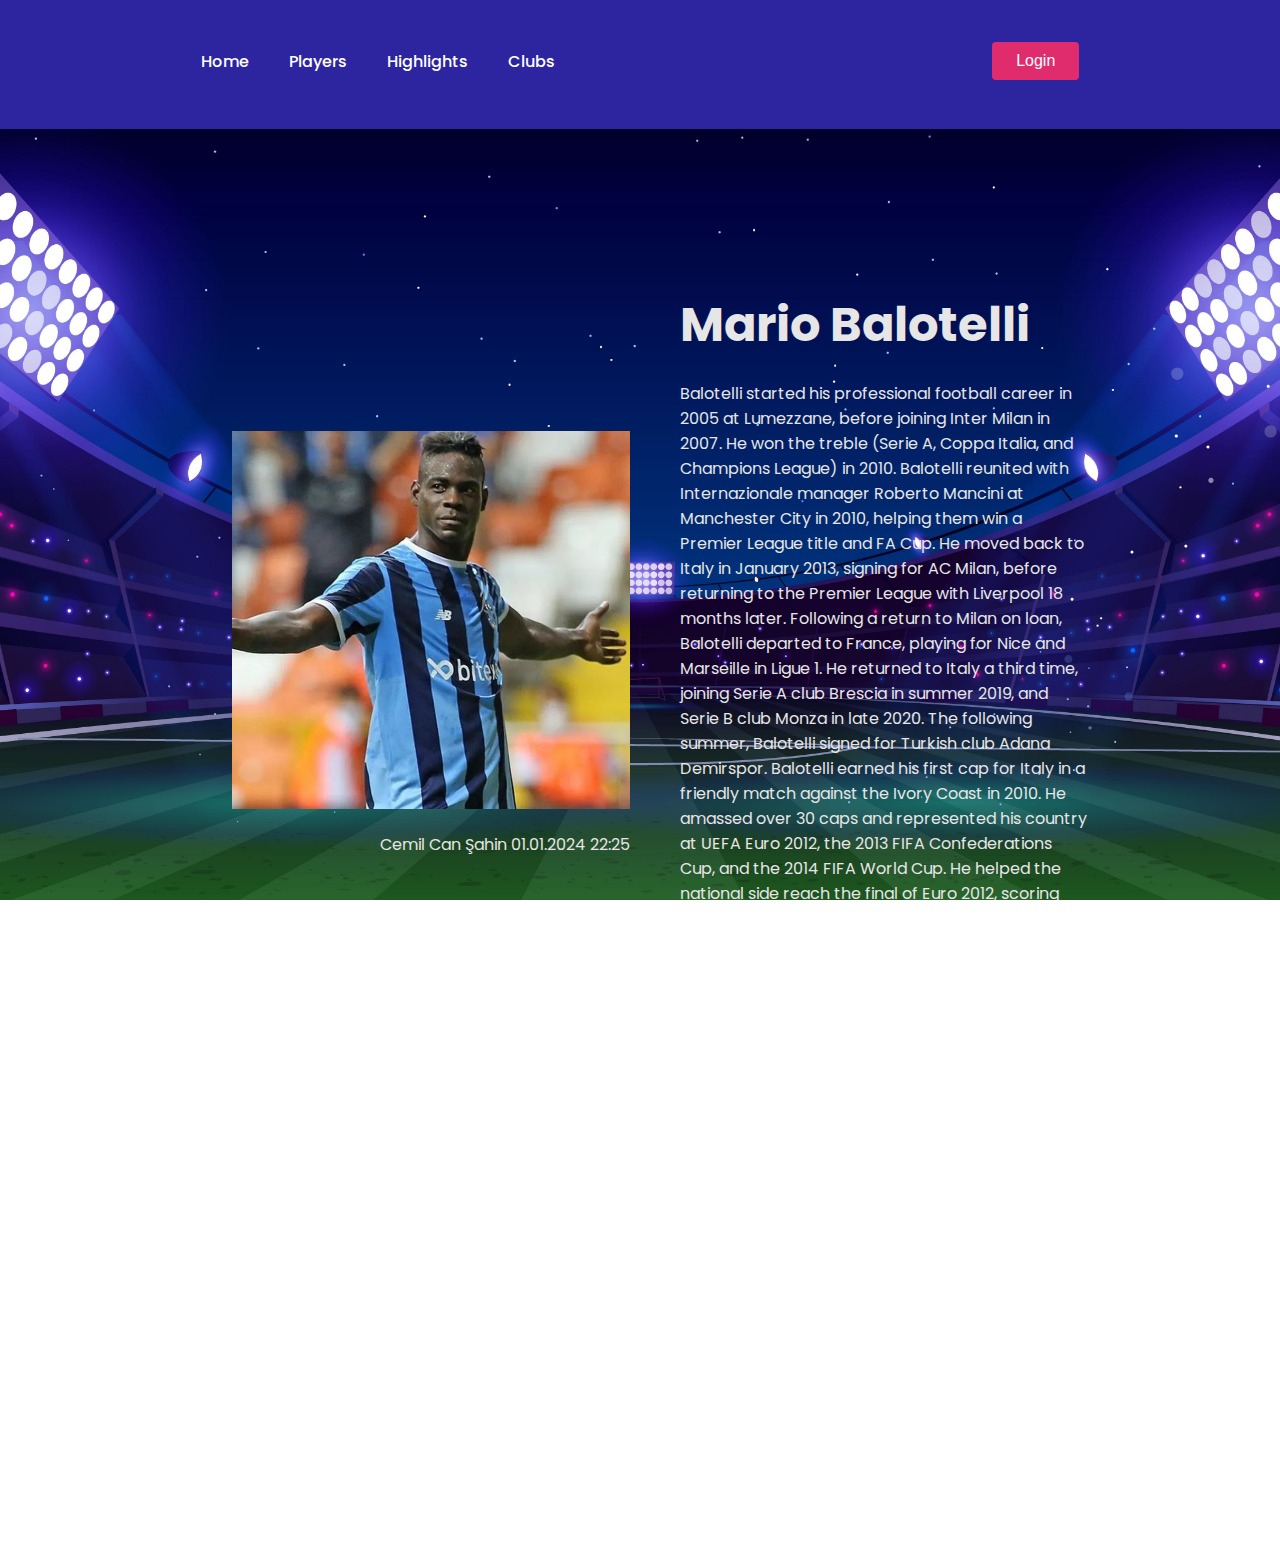
<file: pages/balotelli.html>
<!DOCTYPE html>
<html lang="en">

<head>
    <meta charset="UTF-8">
    <meta name="viewport" content="width=device-width, initial-scale=1.0">
    <title>Document</title>
    <link rel="stylesheet" href="../styles/footballer.css">
</head>

<body>
    <!-- Top Heading Part Starts-->
    <header>
        <section class="top-header">
            <!-- Top Navigation Starts -->
            <nav>
                <div class="menu-icon"><i class="fas fa-bars"></i></div>
                <div class="nav-links">
                    <a href="../index.html">Home</a>
                    <a href="../index.html#players">Players</a>
                    <a href="../index.html#highlights">Highlights</a>
                    <a href="../index.html#clubs">Clubs</a>
                </div>
                <span>
                    <button class="link-button" id="loginButton"><i class="fas fa-sign-in-alt"></i> Login</button>
                </span>
            </nav>
        </section>
    </header>

    <!-- Main Content Part Starts -->
    <main>
        <div class="footballer_img">
            <img src="../images/players/player-4.png" alt="">
            <div class="author">
                <p>Cemil Can Şahin 01.01.2024 22:25</p>
            </div>
        </div>
        <div>
            <h1>Mario Balotelli</h1>
            <p>Balotelli started his professional football career in 2005 at Lumezzane, before joining Inter Milan in 
                2007. He won the treble (Serie A, Coppa Italia, and Champions League) in 2010. Balotelli reunited with
                 Internazionale manager Roberto Mancini at Manchester City in 2010, helping them win a Premier League
                  title and FA Cup. He moved back to Italy in January 2013, signing for AC Milan, before returning to 
                  the Premier League with Liverpool 18 months later. Following a return to Milan on loan, Balotelli 
                  departed to France, playing for Nice and Marseille in Ligue 1. He returned to Italy a third time, 
                  joining Serie A club Brescia in summer 2019, and Serie B club Monza in late 2020. The following summer, 
                  Balotelli signed for Turkish club Adana Demirspor.

                Balotelli earned his first cap for Italy in a friendly match against the Ivory Coast in 2010. 
                He amassed over 30 caps and represented his country at UEFA Euro 2012, the 2013 FIFA Confederations Cup,
                 and the 2014 FIFA World Cup. He helped the national side reach the final of Euro 2012, scoring twice
                  against Germany in the semi-final, and won bronze at the Confederations Cup. Balotelli is Italy's 
                  joint-top-scorer in the UEFA European Championship,[8] and joint-top-scorer in the FIFA ConfederationsCup.</p>
        </div>
    </main>

    <footer>
        <div>
            <img src="../images/main/Logo.png" alt="">
        </div>
    </footer>

    <!-- Login Popup Starts -->
    <div class="popup" id="popup-1">
        <div class="content">
            <div class="close-btn" id="close-btn">&times;</div>
            <h1>Log In</h1>
            <p>Please fill in this form to log in.</p>
            <form action="">
                <label for="email"><b>Email</b></label>
                <input type="text" placeholder="Enter Email" name="email" required>
                <label for="password"><b>Password</b></label>
                <input type="password" placeholder="Enter Password" name="password" required>
                <button type="submit" class="registerbtn">Log In</button>
            </form>
        </div>
    </div>

    <script src="../scripts/script.js"></script>
</body>

</html>
</file>
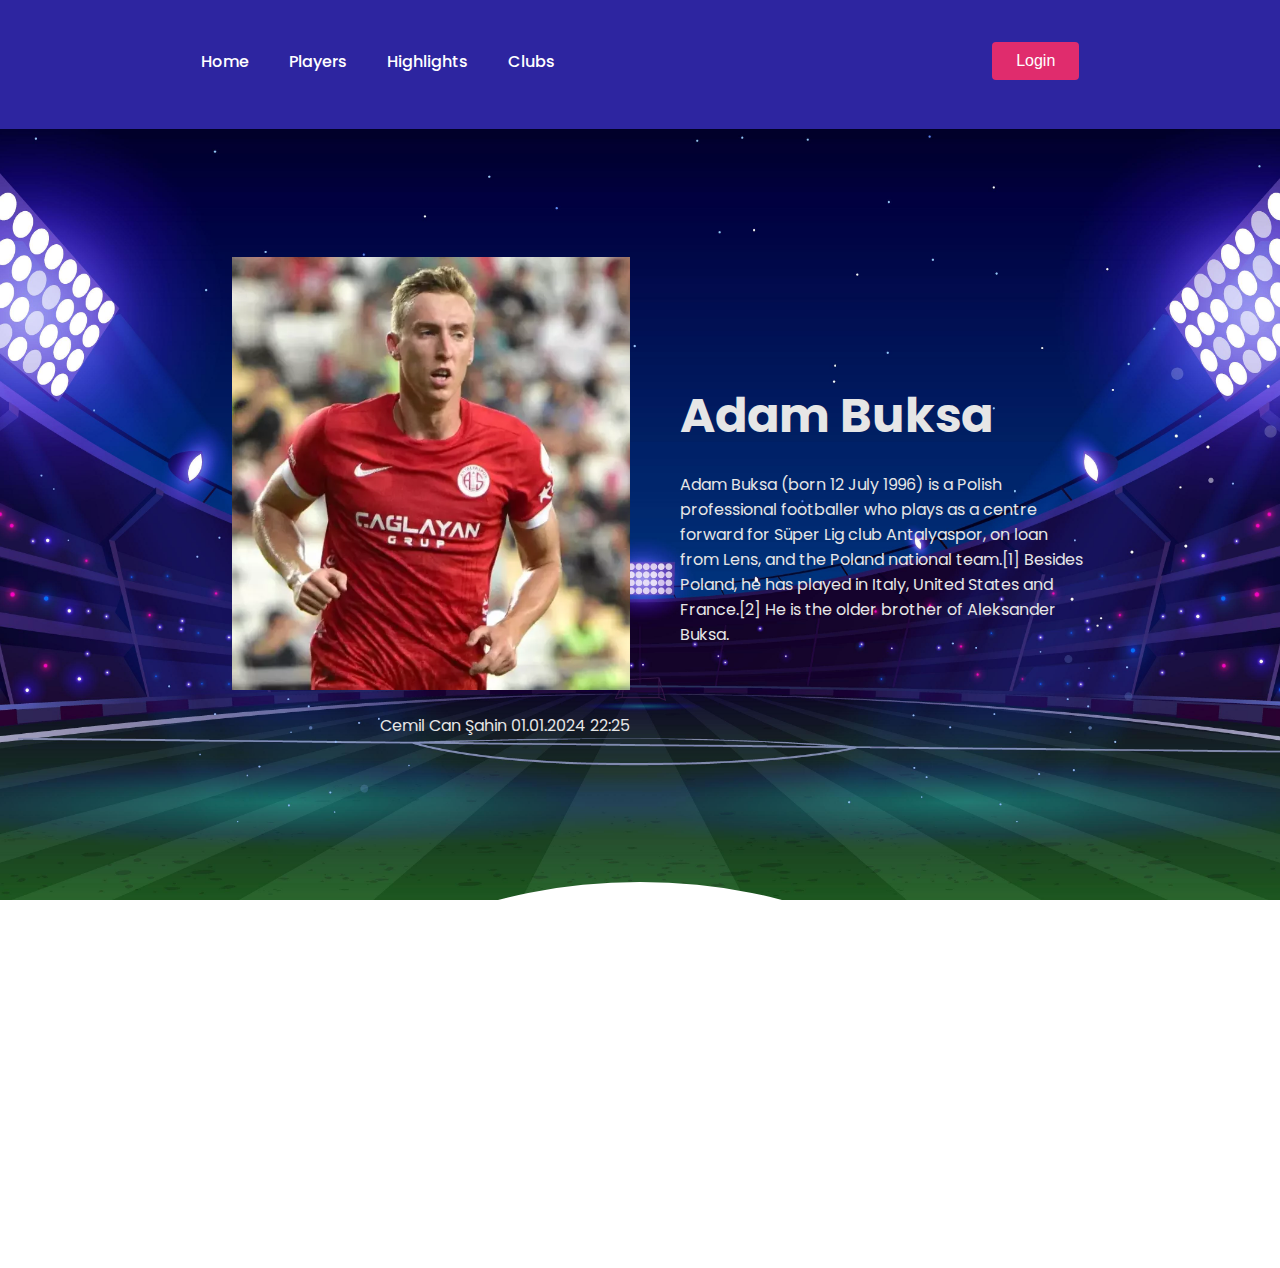
<file: pages/buksa.html>
<!DOCTYPE html>
<html lang="en">

<head>
    <meta charset="UTF-8">
    <meta name="viewport" content="width=device-width, initial-scale=1.0">
    <title>Document</title>
    <link rel="stylesheet" href="../styles/footballer.css">
</head>

<body>
    <!-- Top Heading Part Starts-->
    <header>
        <section class="top-header">
            <!-- Top Navigation Starts -->
            <nav>
                <div class="menu-icon"><i class="fas fa-bars"></i></div>
                <div class="nav-links">
                    <a href="../index.html">Home</a>
                    <a href="../index.html#players">Players</a>
                    <a href="../index.html#highlights">Highlights</a>
                    <a href="../index.html#clubs">Clubs</a>
                </div>
                <span>
                    <button class="link-button" id="loginButton"><i class="fas fa-sign-in-alt"></i> Login</button>
                </span>
            </nav>
        </section>
    </header>

    <!-- Main Content Part Starts -->
    <main>
        <div class="footballer_img">
            <img src="../images/players/player-9.png" alt="">
            <div class="author">
                <p>Cemil Can Şahin 01.01.2024 22:25</p>
            </div>
        </div>
        <div>
            <h1>Adam Buksa
            </h1>
            <p>Adam Buksa (born 12 July 1996) is a Polish professional footballer who plays as a centre forward for Süper Lig club Antalyaspor, on loan from Lens, and the Poland national team.[1] Besides Poland, he has played in Italy, United States and France.[2] He is the older brother of Aleksander Buksa.</p>
        </div>
    </main>

    <footer>
        <div>
            <img src="../images/main/Logo.png" alt="">
        </div>
    </footer>

    <!-- Login Popup Starts -->
    <div class="popup" id="popup-1">
        <div class="content">
            <div class="close-btn" id="close-btn">&times;</div>
            <h1>Log In</h1>
            <p>Please fill in this form to log in.</p>
            <form action="">
                <label for="email"><b>Email</b></label>
                <input type="text" placeholder="Enter Email" name="email" required>
                <label for="password"><b>Password</b></label>
                <input type="password" placeholder="Enter Password" name="password" required>
                <button type="submit" class="registerbtn">Log In</button>
            </form>
        </div>
    </div>

    <script src="../scripts/script.js"></script>
</body>

</html>
</file>
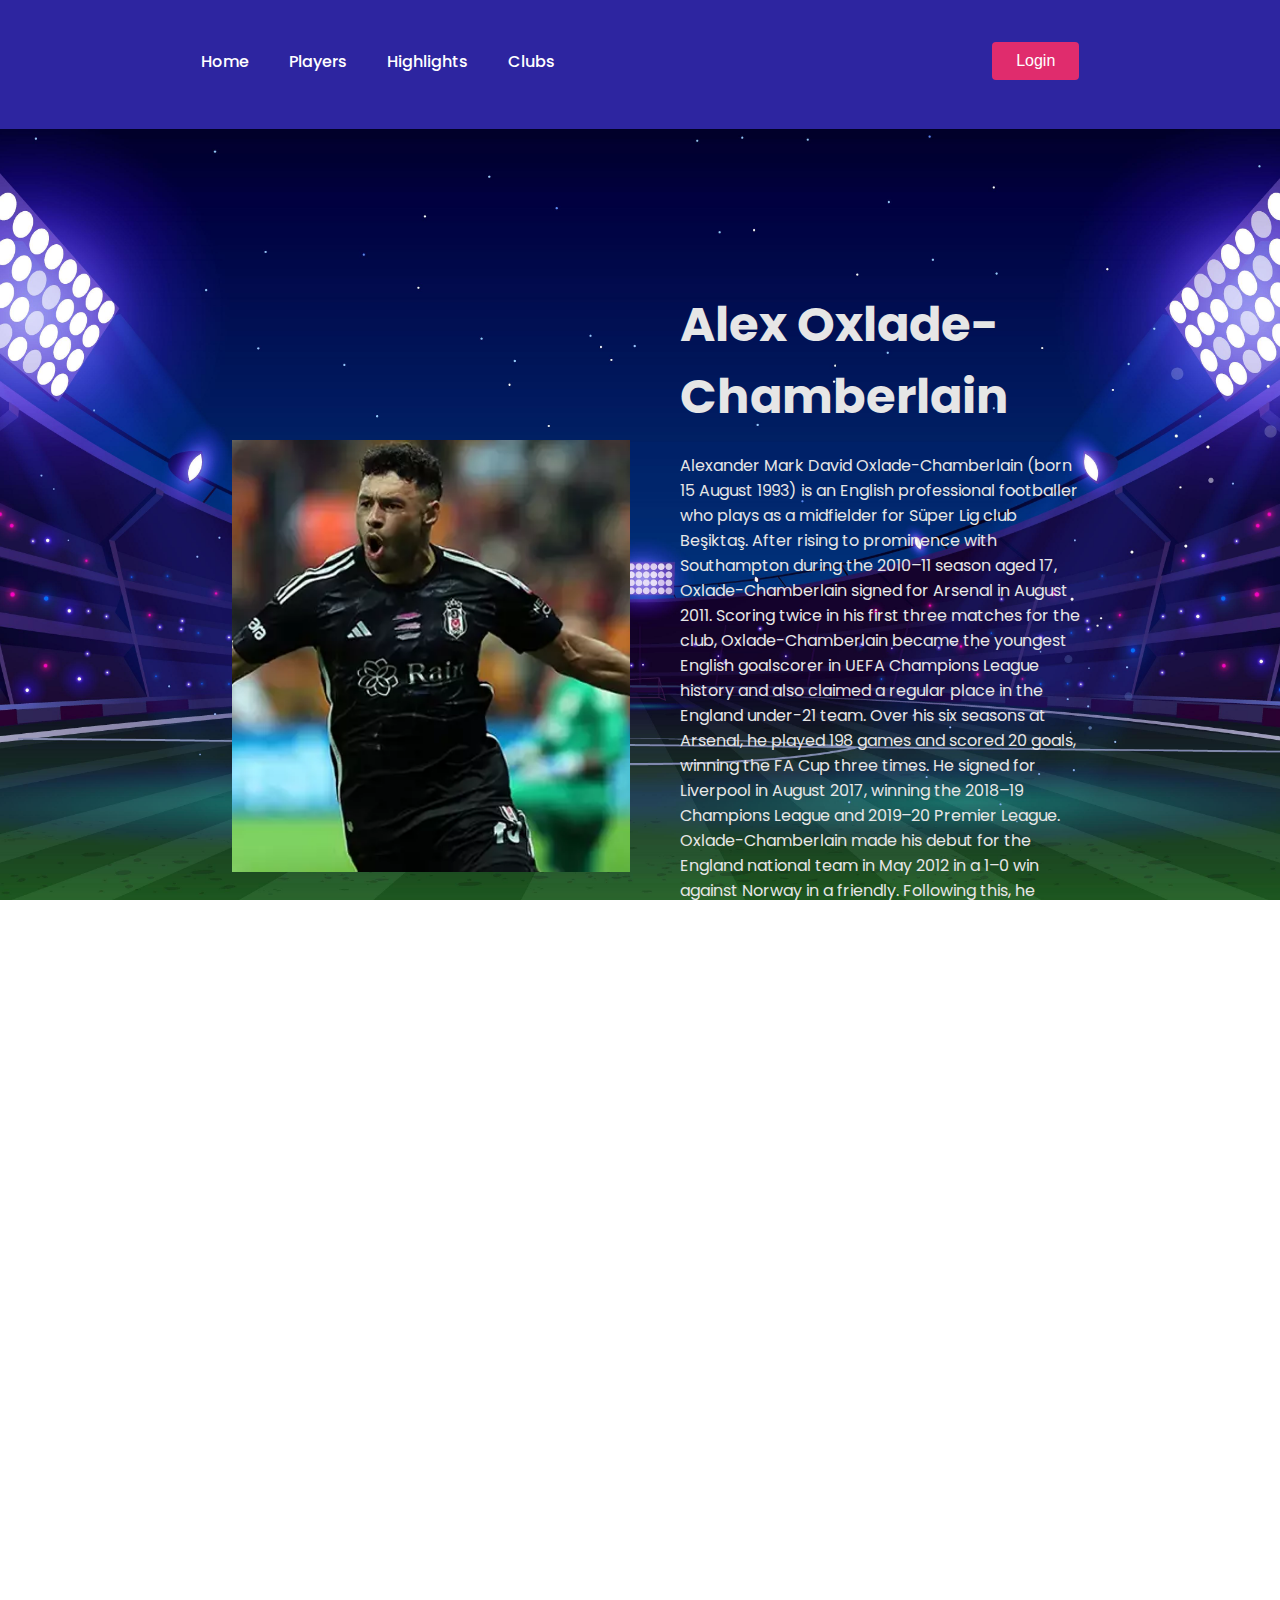
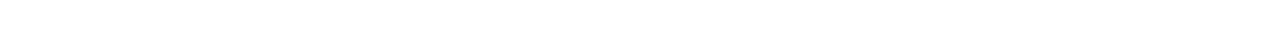
<file: pages/chamberlain.html>
<!DOCTYPE html>
<html lang="en">

<head>
    <meta charset="UTF-8">
    <meta name="viewport" content="width=device-width, initial-scale=1.0">
    <title>Document</title>
    <link rel="stylesheet" href="../styles/footballer.css">
</head>

<body>
    <!-- Top Heading Part Starts-->
    <header>
        <section class="top-header">
            <!-- Top Navigation Starts -->
            <nav>
                <div class="menu-icon"><i class="fas fa-bars"></i></div>
                <div class="nav-links">
                    <a href="../index.html">Home</a>
                    <a href="../index.html#players">Players</a>
                    <a href="../index.html#highlights">Highlights</a>
                    <a href="../index.html#clubs">Clubs</a>
                </div>
                <span>
                    <button class="link-button" id="loginButton"><i class="fas fa-sign-in-alt"></i> Login</button>
                </span>
            </nav>
        </section>
    </header>

    <!-- Main Content Part Starts -->
    <main>
        <div class="footballer_img">
            <img src="../images/players/player-8.png" alt="">
            <div class="author">
                <p>Cemil Can Şahin 01.01.2024 22:25</p>
            </div>
        </div>
        <div>
            <h1>Alex Oxlade-Chamberlain
            </h1>
            <p>Alexander Mark David Oxlade-Chamberlain (born 15 August 1993) is an English professional footballer who plays
                 as a midfielder for Süper Lig club Beşiktaş.

                After rising to prominence with Southampton during the 2010–11 season aged 17, Oxlade-Chamberlain signed for
                 Arsenal in August 2011. Scoring twice in his first three matches for the club, Oxlade-Chamberlain became the
                  youngest English goalscorer in UEFA Champions League history and also claimed a regular place in the 
                  England under-21 team. Over his six seasons at Arsenal, he played 198 games and scored 20 goals, winning 
                  the FA Cup three times. He signed for Liverpool in August 2017, winning the 2018–19 Champions League and 
                  2019–20 Premier League.
                
                Oxlade-Chamberlain made his debut for the England national team in May 2012 in a 1–0 win against Norway in a 
                friendly. Following this, he received a surprise call-up to the England squad for UEFA Euro 2012 and became 
                the second youngest player ever to represent England in the European Championships behind Wayne Rooney, later
                 to be overtaken by Jude Bellingham as well. He was also called up for the 2014 FIFA World Cup. He has made 
                 35 appearances for the national team, the latest in 2019, scoring seven goals.</p>
        </div>
    </main>

    <footer>
        <div>
            <img src="../images/main/Logo.png" alt="">
        </div>
    </footer>

    <!-- Login Popup Starts -->
    <div class="popup" id="popup-1">
        <div class="content">
            <div class="close-btn" id="close-btn">&times;</div>
            <h1>Log In</h1>
            <p>Please fill in this form to log in.</p>
            <form action="">
                <label for="email"><b>Email</b></label>
                <input type="text" placeholder="Enter Email" name="email" required>
                <label for="password"><b>Password</b></label>
                <input type="password" placeholder="Enter Password" name="password" required>
                <button type="submit" class="registerbtn">Log In</button>
            </form>
        </div>
    </div>

    <script src="../scripts/script.js"></script>
</body>

</html>
</file>
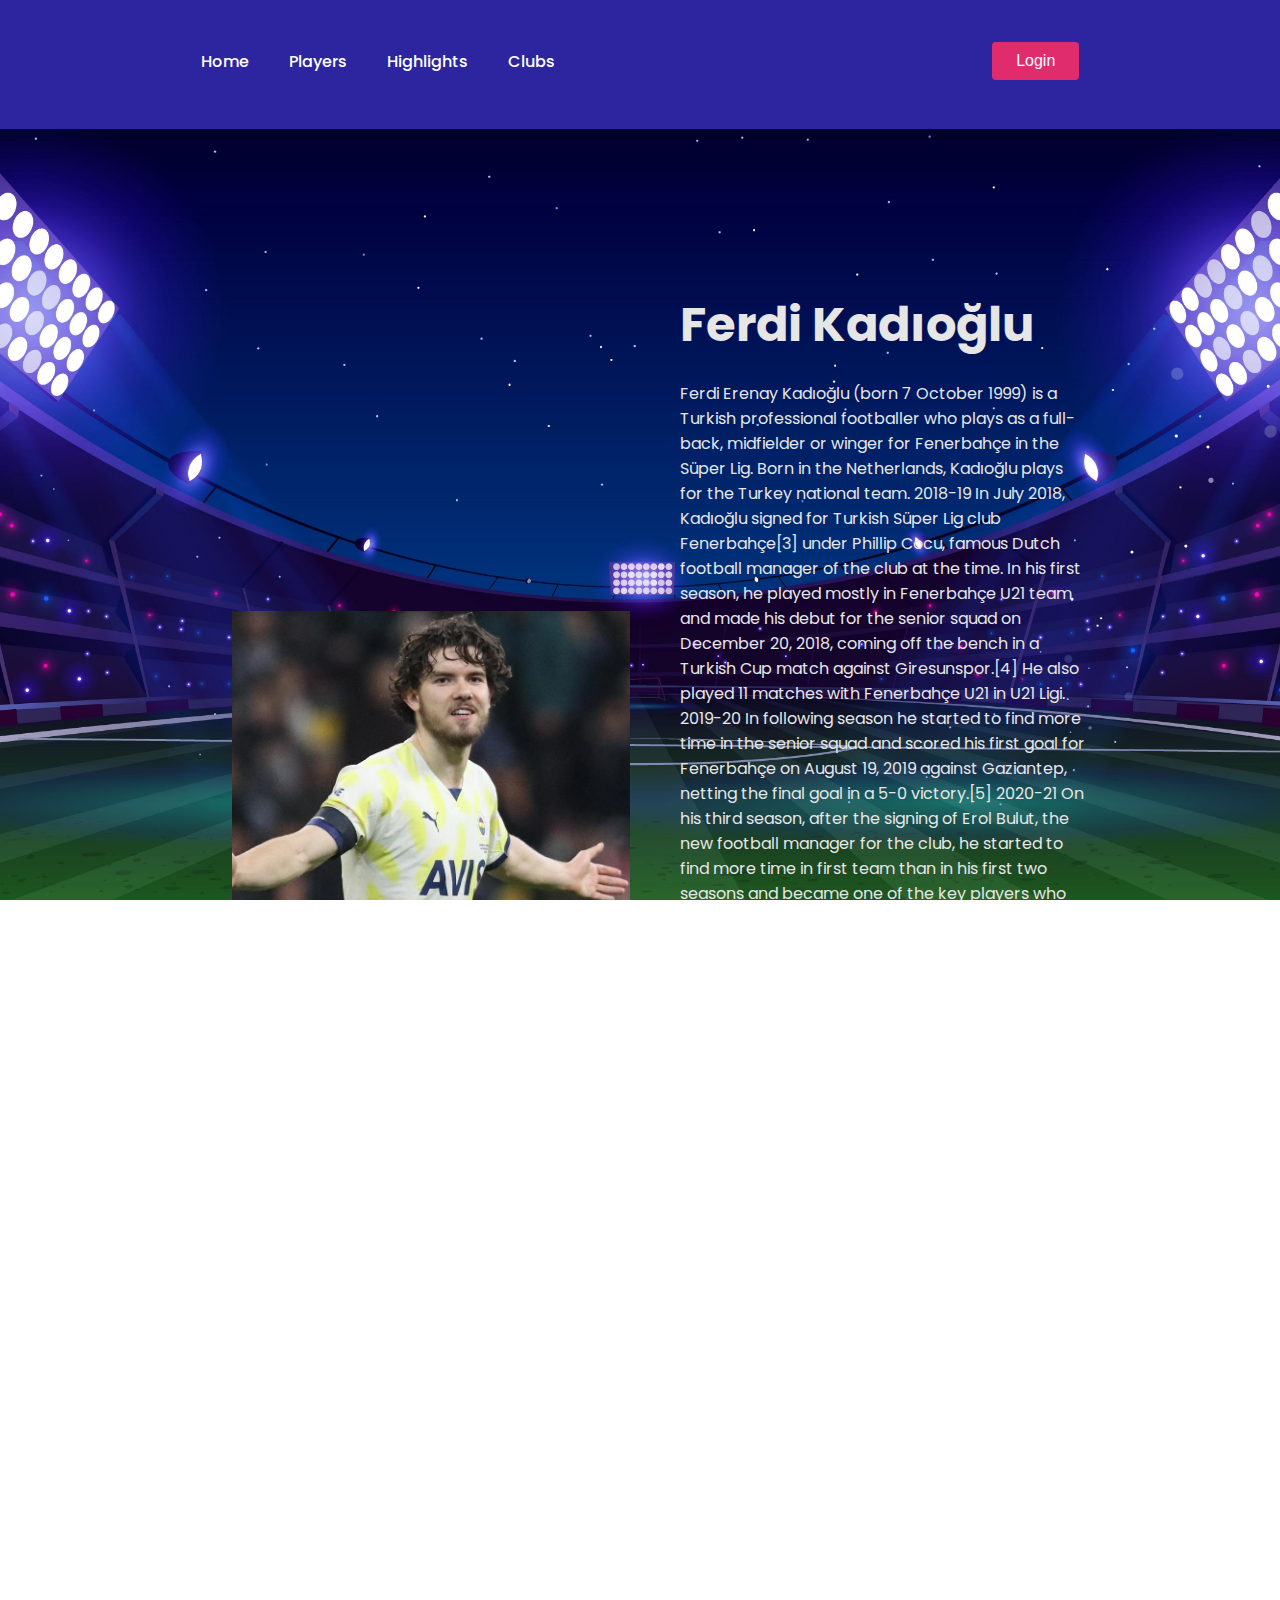
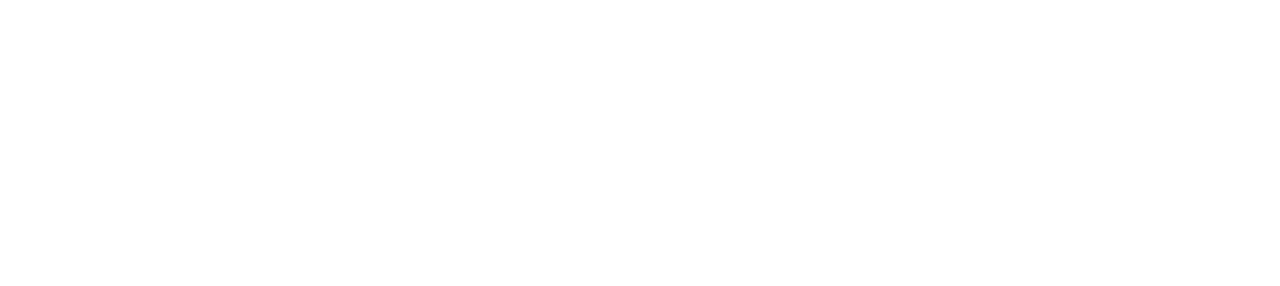
<file: pages/ferdi.html>
<!DOCTYPE html>
<html lang="en">

<head>
    <meta charset="UTF-8">
    <meta name="viewport" content="width=device-width, initial-scale=1.0">
    <title>Document</title>
    <link rel="stylesheet" href="../styles/footballer.css">
</head>

<body>
    <!-- Top Heading Part Starts-->
    <header>
        <section class="top-header">
            <!-- Top Navigation Starts -->
            <nav>
                <div class="menu-icon"><i class="fas fa-bars"></i></div>
                <div class="nav-links">
                    <a href="../index.html">Home</a>
                    <a href="../index.html#players">Players</a>
                    <a href="../index.html#highlights">Highlights</a>
                    <a href="../index.html#clubs">Clubs</a>
                </div>
                <span>
                    <button class="link-button" id="loginButton"><i class="fas fa-sign-in-alt"></i> Login</button>
                </span>
            </nav>
        </section>
    </header>

    <!-- Main Content Part Starts -->
    <main>
        <div class="footballer_img">
            <img src="../images/players/player-10.png" alt="">
            <div class="author">
                <p>Cemil Can Şahin 01.01.2024 22:25</p>
            </div>
        </div>
        <div>
            <h1>Ferdi Kadıoğlu
            </h1>
            <p>Ferdi Erenay Kadıoğlu (born 7 October 1999) is a Turkish professional footballer who plays as a full-back,
                 midfielder or winger for Fenerbahçe in the Süper Lig. Born in the Netherlands, Kadıoğlu plays for the 
                 Turkey national team.
                 2018-19
                 In July 2018, Kadıoğlu signed for Turkish Süper Lig club Fenerbahçe[3] under Phillip Cocu, famous Dutch football manager of the club at the time. In his first season, he played mostly in Fenerbahçe U21 team and made his debut for the senior squad on December 20, 2018, coming off the bench in a Turkish Cup match against Giresunspor.[4] He also played 11 matches with Fenerbahçe U21 in U21 Ligi.
                 2019-20
                 In following season he started to find more time in the senior squad and scored his first goal for Fenerbahçe on August 19, 2019 against Gaziantep, netting the final goal in a 5-0 victory.[5]
                 2020-21
                 On his third season, after the signing of Erol Bulut, the new football manager for the club, he started to find more time in first team than in his first two seasons and became one of the key players who took more responsibility on the field
                 2021-22
                 In the subsequent year, with changes in management, first under Vitor Pereira and then İsmail Kartal, he solidified his starter role. Despite his age, he consistently earned and played full 90-minute matches, showcasing his progress.
                 On March 17, 2022, Fenerbahçe announced to sign a four year contract with Ferdi Kadıoğlu until June 2026.[6
                 2022-23
                 In his fifth season, he emerged as a versatile player for Fenerbahçe and the Turkey national football team, occupying multiple positions in the first eleven (mainly LB and RB). Additionally, he earned the title of vice-captain for Fenerbahçe.
                 He finished the season with 4 goals and 5 assists across all competitions, amassing a total of 4175 minutes of playtime.  
                 2023-24
                 In his sixth season, he made a very strong start with new coach and team's local legend İsmail Kartal.</p>
        </div>
    </main>

    <footer>
        <div>
            <img src="../images/main/Logo.png" alt="">
        </div>
    </footer>

    <!-- Login Popup Starts -->
    <div class="popup" id="popup-1">
        <div class="content">
            <div class="close-btn" id="close-btn">&times;</div>
            <h1>Log In</h1>
            <p>Please fill in this form to log in.</p>
            <form action="">
                <label for="email"><b>Email</b></label>
                <input type="text" placeholder="Enter Email" name="email" required>
                <label for="password"><b>Password</b></label>
                <input type="password" placeholder="Enter Password" name="password" required>
                <button type="submit" class="registerbtn">Log In</button>
            </form>
        </div>
    </div>

    <script src="../scripts/script.js"></script>
</body>

</html>
</file>
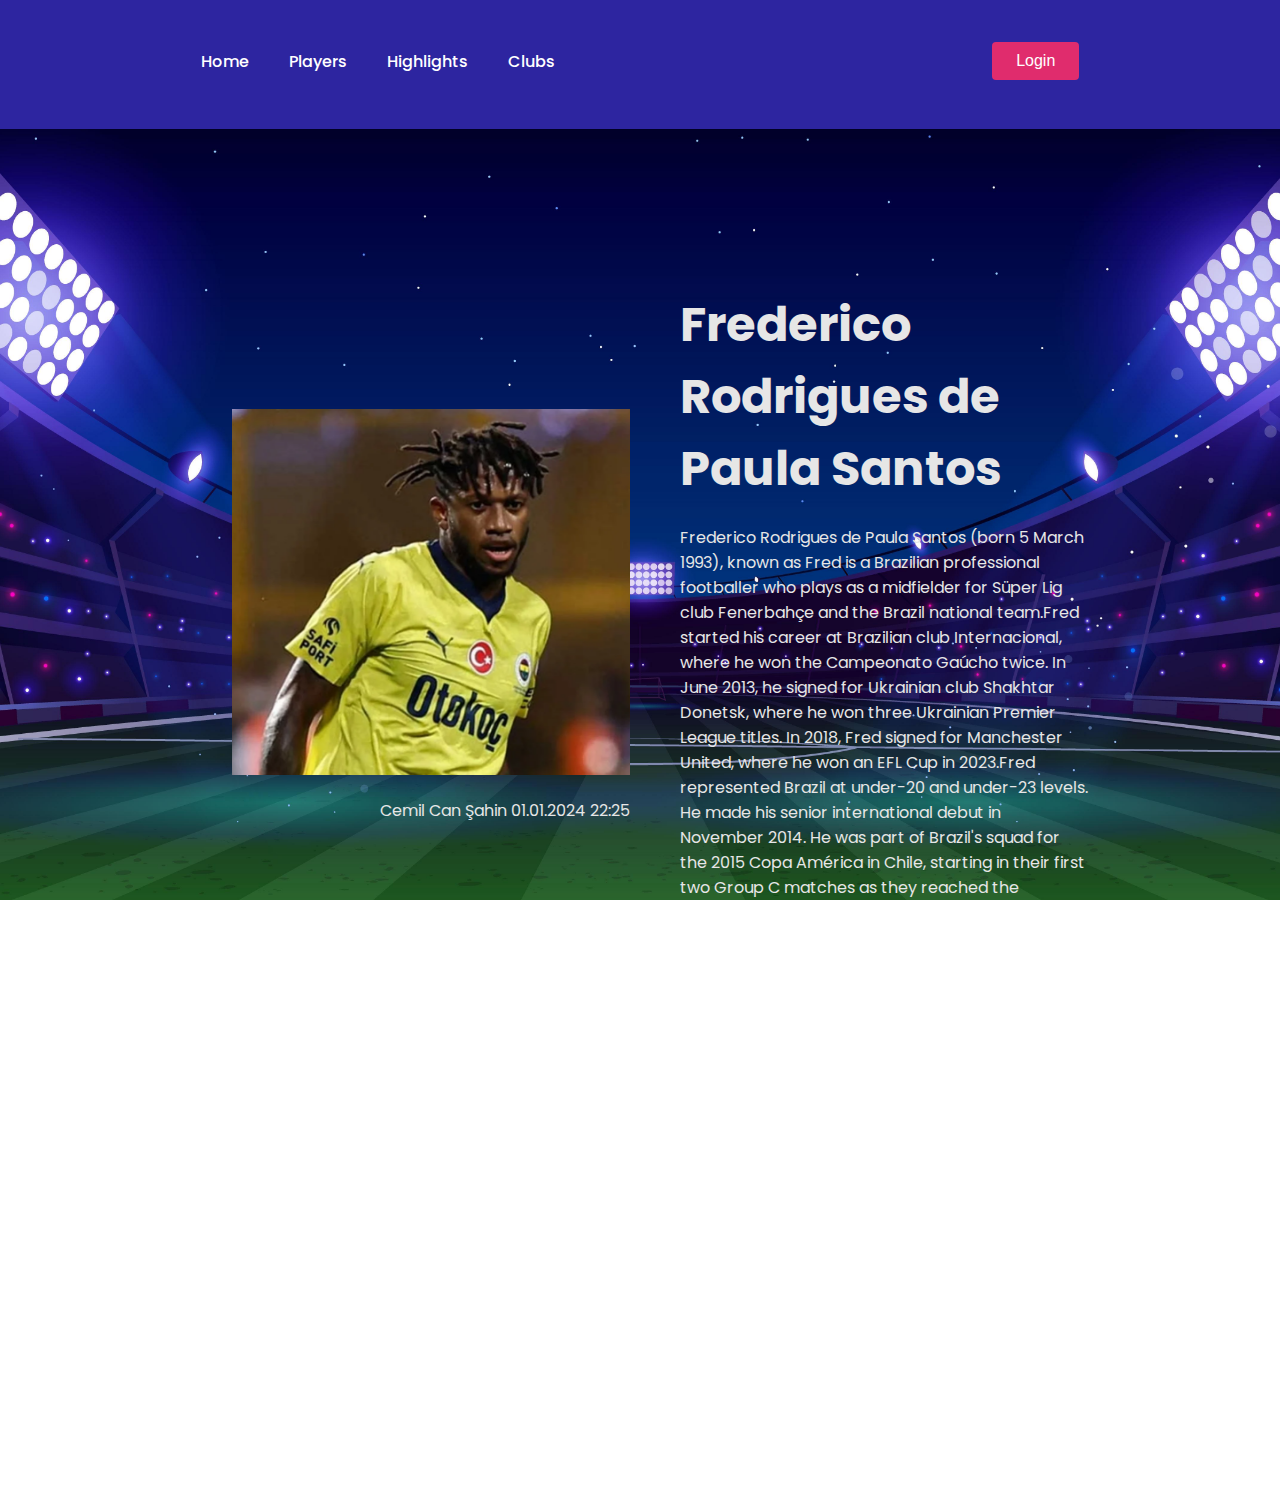
<file: pages/fred.html>
<!DOCTYPE html>
<html lang="en">

<head>
    <meta charset="UTF-8">
    <meta name="viewport" content="width=device-width, initial-scale=1.0">
    <title>Document</title>
    <link rel="stylesheet" href="../styles/footballer.css">
</head>

<body>
    <!-- Top Heading Part Starts-->
    <header>
        <section class="top-header">
            <!-- Top Navigation Starts -->
            <nav>
                <div class="menu-icon"><i class="fas fa-bars"></i></div>
                <div class="nav-links">
                    <a href="../index.html">Home</a>
                    <a href="../index.html#players">Players</a>
                    <a href="../index.html#highlights">Highlights</a>
                    <a href="../index.html#clubs">Clubs</a>
                </div>
                <span>
                    <button class="link-button" id="loginButton"><i class="fas fa-sign-in-alt"></i> Login</button>
                </span>
            </nav>
        </section>
    </header>

    <!-- Main Content Part Starts -->
    <main>
        <div class="footballer_img">
            <img src="../images/players/player-5.png" alt="">
            <div class="author">
                <p>Cemil Can Şahin 01.01.2024 22:25</p>
            </div>
        </div>
        <div>
            <h1>Frederico Rodrigues de Paula Santos</h1>
            <p>Frederico Rodrigues de Paula Santos (born 5 March 1993), known as Fred is a Brazilian professional 
                footballer who plays as a midfielder for Süper Lig club Fenerbahçe and the Brazil national team.Fred 
                started his career at Brazilian club Internacional, where he won the Campeonato Gaúcho twice. In June
                 2013, he signed for Ukrainian club Shakhtar Donetsk, where he won three Ukrainian Premier League titles.
                  In 2018, Fred signed for Manchester United, where he won an EFL Cup in 2023.Fred represented Brazil at 
                  under-20 and under-23 levels. He made his senior international debut in November 2014. He was part of 
                  Brazil's squad for the 2015 Copa América in Chile, starting in their first two Group C matches as they 
                  reached the quarter-finals. He was also named in Brazil's final squads for the 2018 and the 2022 FIFA
                   World Cups, and the 2021 Copa América.</p>
        </div>
    </main>

    <footer>
        <div>
            <img src="../images/main/Logo.png" alt="">
        </div>
    </footer>

    <!-- Login Popup Starts -->
    <div class="popup" id="popup-1">
        <div class="content">
            <div class="close-btn" id="close-btn">&times;</div>
            <h1>Log In</h1>
            <p>Please fill in this form to log in.</p>
            <form action="">
                <label for="email"><b>Email</b></label>
                <input type="text" placeholder="Enter Email" name="email" required>
                <label for="password"><b>Password</b></label>
                <input type="password" placeholder="Enter Password" name="password" required>
                <button type="submit" class="registerbtn">Log In</button>
            </form>
        </div>
    </div>

    <script src="../scripts/script.js"></script>
</body>

</html>
</file>
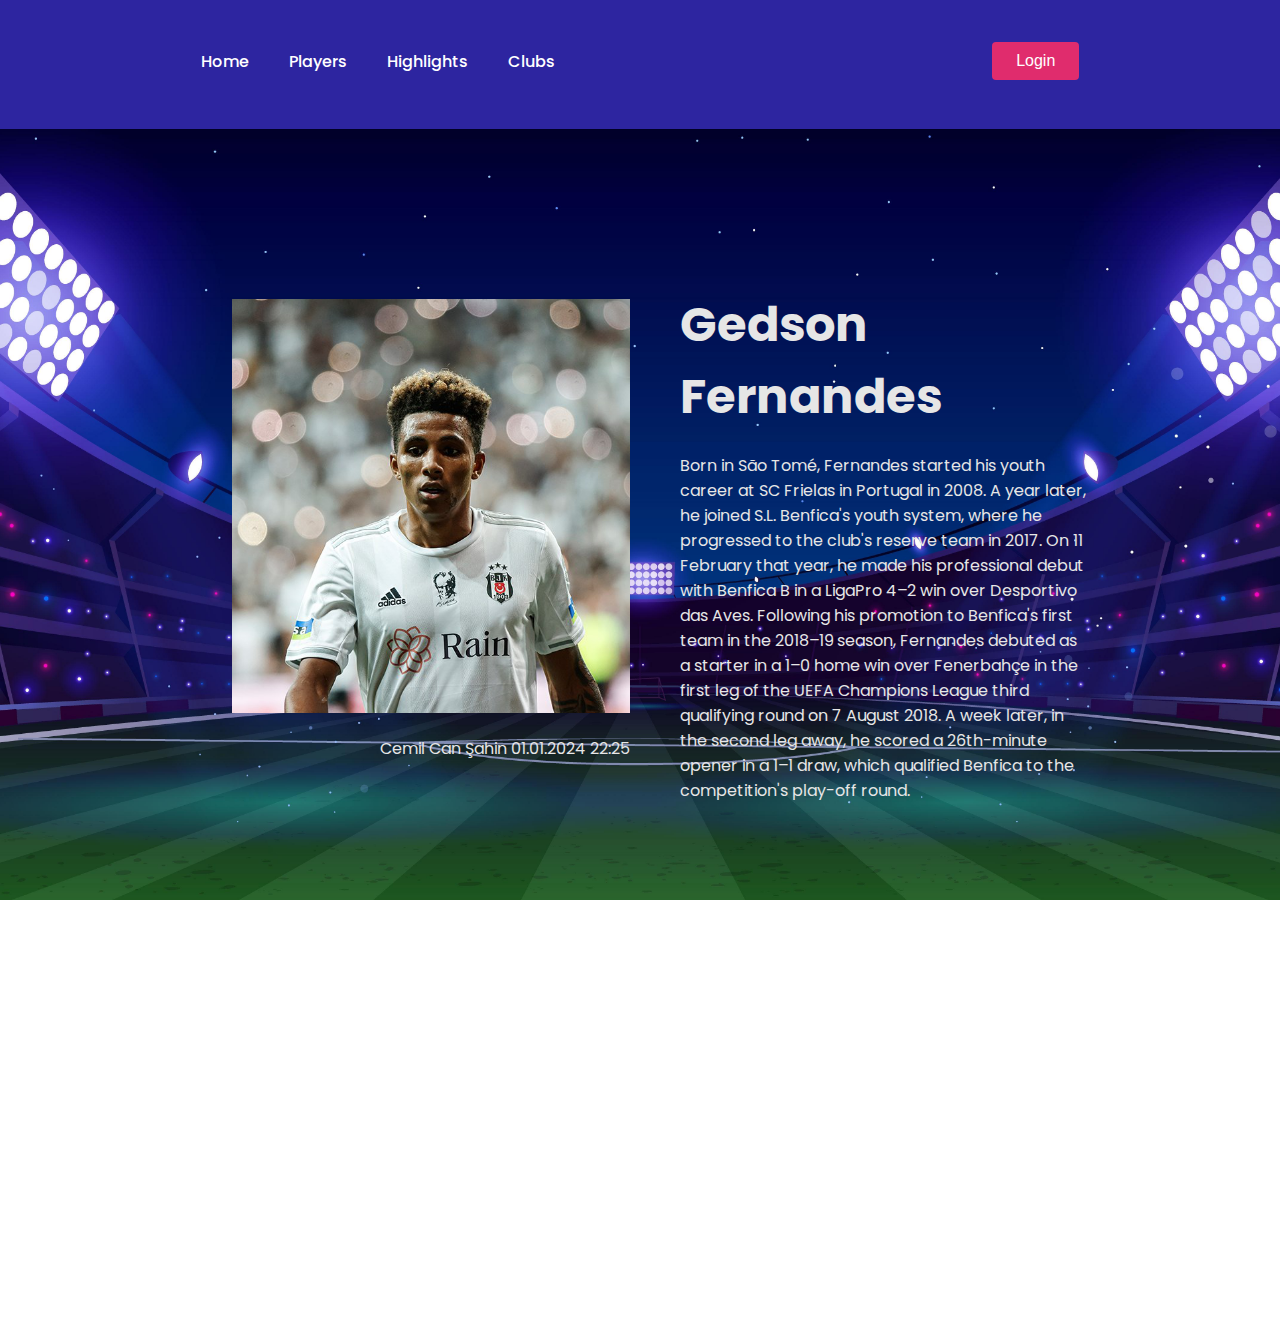
<file: pages/gedson.html>
<!DOCTYPE html>
<html lang="en">

<head>
    <meta charset="UTF-8">
    <meta name="viewport" content="width=device-width, initial-scale=1.0">
    <title>Document</title>
    <link rel="stylesheet" href="../styles/footballer.css">
</head>

<body>
    <!-- Top Heading Part Starts-->
    <header>
        <section class="top-header">
            <!-- Top Navigation Starts -->
            <nav>
                <div class="menu-icon"><i class="fas fa-bars"></i></div>
                <div class="nav-links">
                    <a href="../index.html">Home</a>
                    <a href="../index.html#players">Players</a>
                    <a href="../index.html#highlights">Highlights</a>
                    <a href="../index.html#clubs">Clubs</a>
                </div>
                <span>
                    <button class="link-button" id="loginButton"><i class="fas fa-sign-in-alt"></i> Login</button>
                </span>
            </nav>
        </section>
    </header>

    <!-- Main Content Part Starts -->
    <main>
        <div class="footballer_img">
            <img src="../images/players/player-3.png" alt="">
            <div class="author">
                <p>Cemil Can Şahin 01.01.2024 22:25</p>
            </div>
        </div>
        <div>
            <h1>Gedson Fernandes</h1>
            <p>Born in São Tomé, Fernandes started his youth career at SC Frielas in Portugal in 2008. A year later, 
                he joined S.L. Benfica's youth system, where he progressed to the club's reserve team in 2017. On 11 
                February that year, he made his professional debut with Benfica B in a LigaPro 4–2 win over Desportivo
                 das Aves.
                Following his promotion to Benfica's first team in the 2018–19 season, Fernandes debuted as a 
                starter in a 1–0 home win over Fenerbahçe in the first leg of the UEFA Champions League third 
                qualifying round on 7 August 2018. A week later, in the second leg away, he scored a 26th-minute
                 opener in a 1–1 draw, which qualified Benfica to the competition's play-off round.</p>
        </div>
    </main>

    <footer>
        <div>
            <img src="../images/main/Logo.png" alt="">
        </div>
    </footer>

    <!-- Login Popup Starts -->
    <div class="popup" id="popup-1">
        <div class="content">
            <div class="close-btn" id="close-btn">&times;</div>
            <h1>Log In</h1>
            <p>Please fill in this form to log in.</p>
            <form action="">
                <label for="email"><b>Email</b></label>
                <input type="text" placeholder="Enter Email" name="email" required>
                <label for="password"><b>Password</b></label>
                <input type="password" placeholder="Enter Password" name="password" required>
                <button type="submit" class="registerbtn">Log In</button>
            </form>
        </div>
    </div>

    <script src="../scripts/script.js"></script>
</body>

</html>
</file>
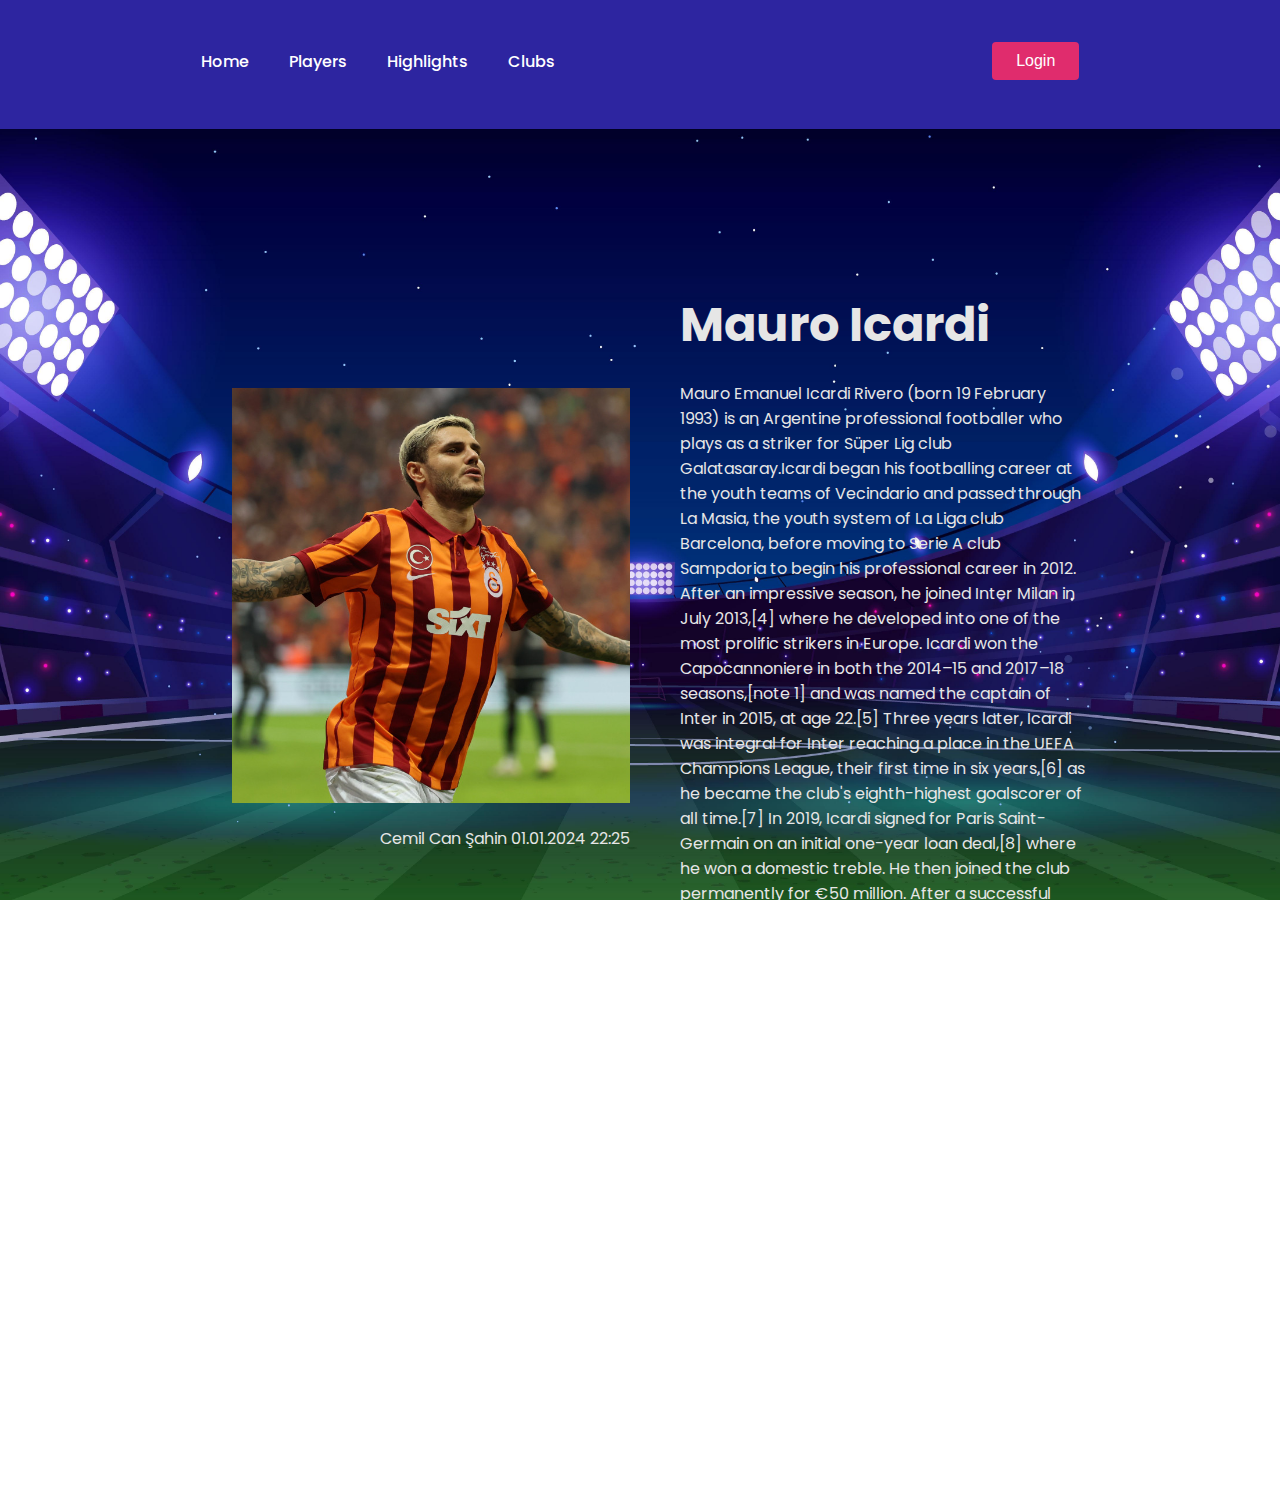
<file: pages/icardi.html>
<!DOCTYPE html>
<html lang="en">

<head>
    <meta charset="UTF-8">
    <meta name="viewport" content="width=device-width, initial-scale=1.0">
    <title>Document</title>
    <link rel="stylesheet" href="../styles/footballer.css">
</head>

<body>
    <!-- Top Heading Part Starts-->
    <header>
        <section class="top-header">
            <!-- Top Navigation Starts -->
            <nav>
                <div class="menu-icon"><i class="fas fa-bars"></i></div>
                <div class="nav-links">
                    <a href="../index.html">Home</a>
                    <a href="../index.html#players">Players</a>
                    <a href="../index.html#highlights">Highlights</a>
                    <a href="../index.html#clubs">Clubs</a>
                </div>
                <span>
                    <button class="link-button" id="loginButton"><i class="fas fa-sign-in-alt"></i> Login</button>
                </span>
            </nav>
        </section>
    </header>

    <!-- Main Content Part Starts -->
    <main>
        <div class="footballer_img">
            <img src="../images/players/player-7.png" alt="">
            <div class="author">
                <p>Cemil Can Şahin 01.01.2024 22:25</p>
            </div>
        </div>
        <div>
            <h1>Mauro Icardi
            </h1>
            <p>Mauro Emanuel Icardi Rivero (born 19 February 1993) is an Argentine professional footballer who plays as 
                a striker for Süper Lig club Galatasaray.Icardi began his footballing career at the youth teams of 
                Vecindario and passed through La Masia, the youth system of La Liga club Barcelona, before moving to
                 Serie A club Sampdoria to begin his professional career in 2012. After an impressive season, he joined 
                 Inter Milan in July 2013,[4] where he developed into one of the most prolific strikers in Europe. Icardi
                  won the Capocannoniere in both the 2014–15 and 2017–18 seasons,[note 1] and was named the captain of Inter
                   in 2015, at age 22.[5] Three years later, Icardi was integral for Inter reaching a place in the UEFA 
                   Champions League, their first time in six years,[6] as he became the club's eighth-highest goalscorer
                    of all time.[7] In 2019, Icardi signed for Paris Saint-Germain on an initial one-year loan deal,[8] 
                    where he won a domestic treble. He then joined the club permanently for €50 million. After a successful
                     season on loan to Galatasaray where he led the side to a Süper Lig title, Icardi joined permanently in
                     2023 for a €10 million fee.[9]</p>
        </div>
    </main>

    <footer>
        <div>
            <img src="../images/main/Logo.png" alt="">
        </div>
    </footer>

    <!-- Login Popup Starts -->
    <div class="popup" id="popup-1">
        <div class="content">
            <div class="close-btn" id="close-btn">&times;</div>
            <h1>Log In</h1>
            <p>Please fill in this form to log in.</p>
            <form action="">
                <label for="email"><b>Email</b></label>
                <input type="text" placeholder="Enter Email" name="email" required>
                <label for="password"><b>Password</b></label>
                <input type="password" placeholder="Enter Password" name="password" required>
                <button type="submit" class="registerbtn">Log In</button>
            </form>
        </div>
    </div>

    <script src="../scripts/script.js"></script>
</body>

</html>
</file>
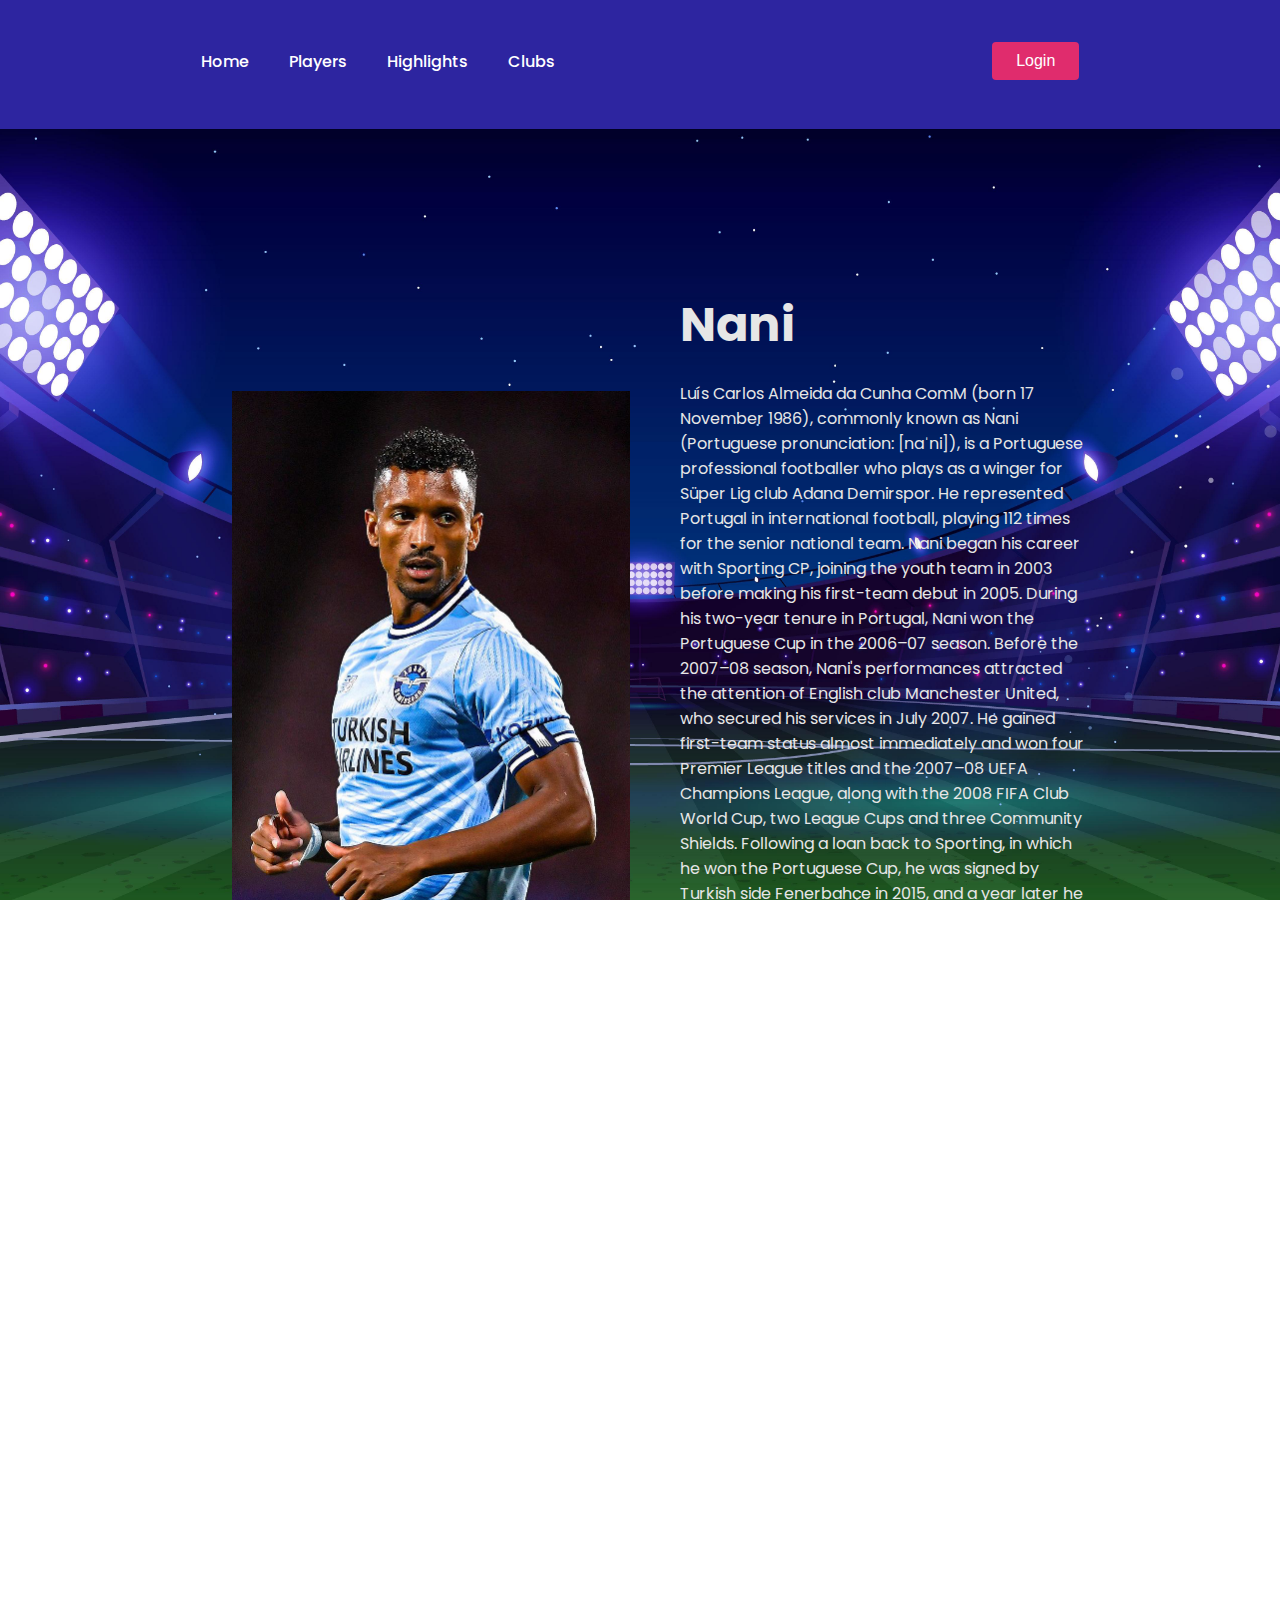
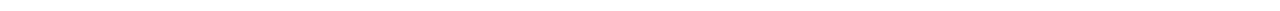
<file: pages/nani.html>
<!DOCTYPE html>
<html lang="en">

<head>
    <meta charset="UTF-8">
    <meta name="viewport" content="width=device-width, initial-scale=1.0">
    <title>Document</title>
    <link rel="stylesheet" href="../styles/footballer.css">
</head>

<body>
    <!-- Top Heading Part Starts-->
    <header>
        <section class="top-header">
            <!-- Top Navigation Starts -->
            <nav>
                <div class="menu-icon"><i class="fas fa-bars"></i></div>
                <div class="nav-links">
                    <a href="../index.html">Home</a>
                    <a href="../index.html#players">Players</a>
                    <a href="../index.html#highlights">Highlights</a>
                    <a href="../index.html#clubs">Clubs</a>
                </div>
                <span>
                    <button class="link-button" id="loginButton"><i class="fas fa-sign-in-alt"></i> Login</button>
                </span>
            </nav>
        </section>
    </header>

    <!-- Main Content Part Starts -->
    <main>
        <div class="footballer_img">
            <img src="../images/players/player-11.png" alt="">
            <div class="author">
                <p>Cemil Can Şahin 01.01.2024 22:25</p>
            </div>
        </div>
        <div>
            <h1>Nani </h1>
            <p>Luís Carlos Almeida da Cunha ComM (born 17 November 1986), commonly known as Nani 
                (Portuguese pronunciation: [naˈni]), is a Portuguese professional footballer who plays as a winger for
                 Süper Lig club Adana Demirspor. He represented Portugal in international football, playing 112 times
                  for the senior national team.
                Nani began his career with Sporting CP, joining the youth team in 2003 before making his first-team debut
                 in 2005. During his two-year tenure in Portugal, Nani won the Portuguese Cup in the 2006–07 season. Before
                  the 2007–08 season, Nani's performances attracted the attention of English club Manchester United, who 
                  secured his services in July 2007. He gained first-team status almost immediately and won four Premier
                   League titles and the 2007–08 UEFA Champions League, along with the 2008 FIFA Club World Cup, two League
                    Cups and three Community Shields. Following a loan back to Sporting, in which he won the Portuguese Cup, 
                    he was signed by Turkish side Fenerbahçe in 2015, and a year later he signed for Valencia in Spain.
                    He rejoined Sporting in 2018, winning another Portuguese Cup as well as a Portuguese League Cup,
                    before moving to Major League Soccer side Orlando City, whom he captained for three seasons before 
                      eaving at the end of 2021. In January 2022, he moved to Venezia in Italy.</p>
        </div>
    </main>

    <footer>
        <div>
            <img src="../images/main/Logo.png" alt="">
        </div>
    </footer>

    <!-- Login Popup Starts -->
    <div class="popup" id="popup-1">
        <div class="content">
            <div class="close-btn" id="close-btn">&times;</div>
            <h1>Log In</h1>
            <p>Please fill in this form to log in.</p>
            <form action="">
                <label for="email"><b>Email</b></label>
                <input type="text" placeholder="Enter Email" name="email" required>
                <label for="password"><b>Password</b></label>
                <input type="password" placeholder="Enter Password" name="password" required>
                <button type="submit" class="registerbtn">Log In</button>
            </form>
        </div>
    </div>

    <script src="../scripts/script.js"></script>
</body>

</html>
</file>
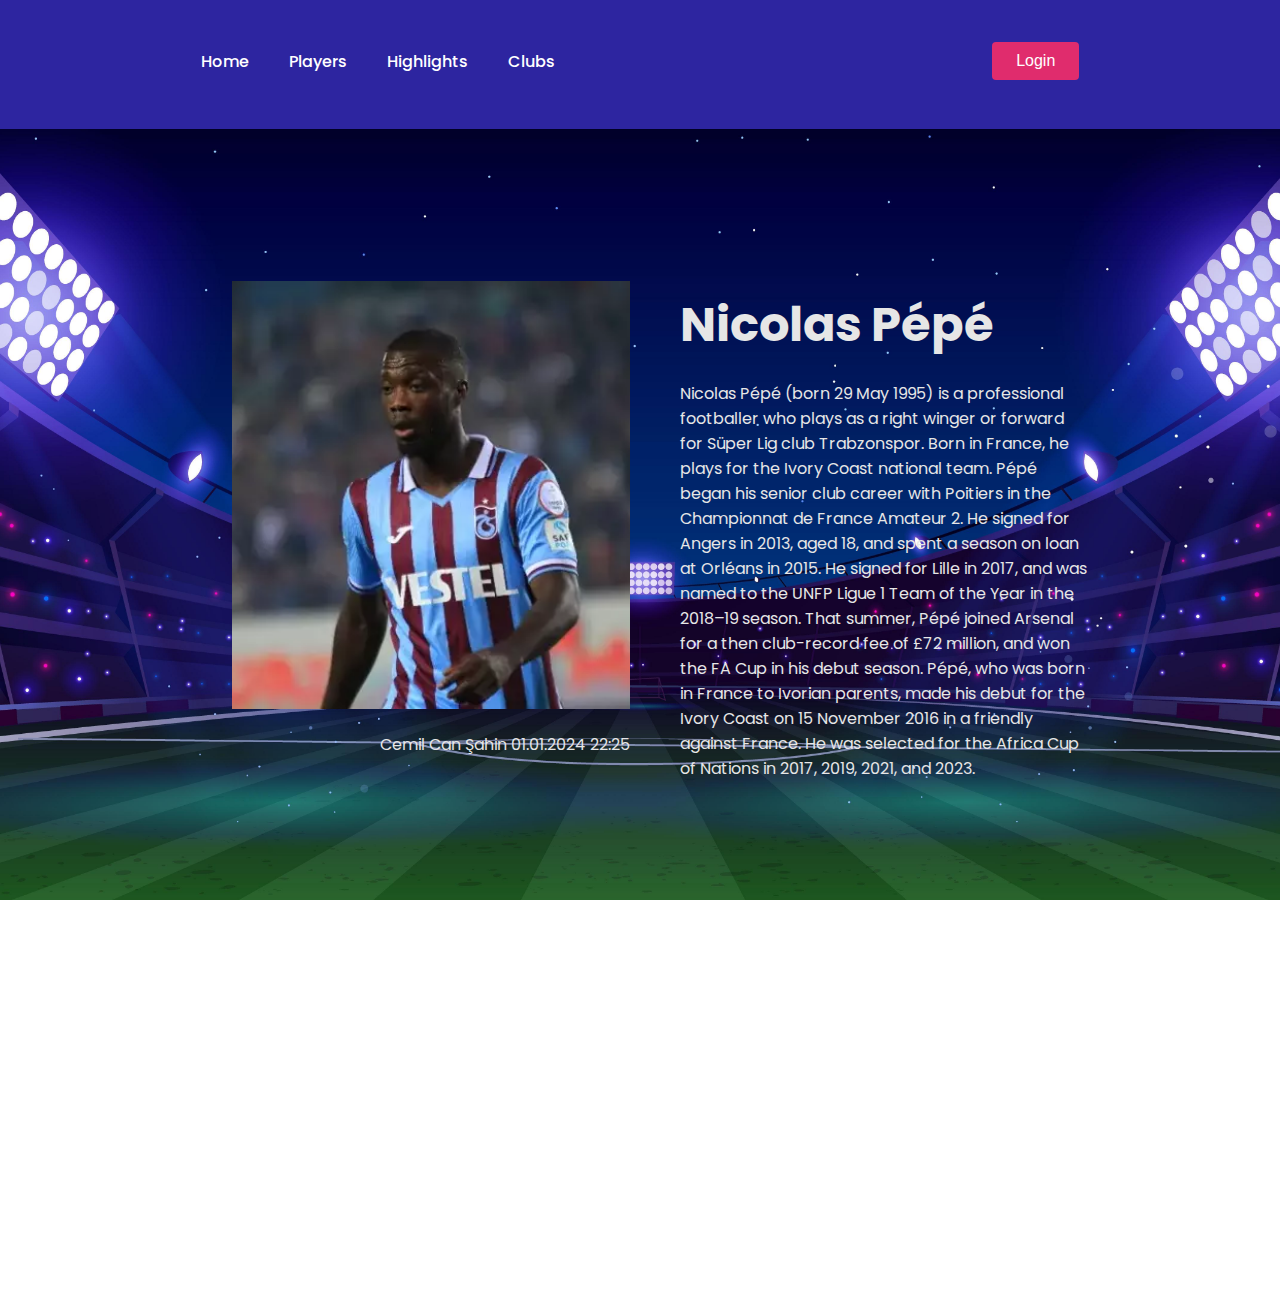
<file: pages/pepe.html>
<!DOCTYPE html>
<html lang="en">

<head>
    <meta charset="UTF-8">
    <meta name="viewport" content="width=device-width, initial-scale=1.0">
    <title>Document</title>
    <link rel="stylesheet" href="../styles/footballer.css">
</head>

<body>
    <!-- Top Heading Part Starts-->
    <header>
        <section class="top-header">
            <!-- Top Navigation Starts -->
            <nav>
                <div class="menu-icon"><i class="fas fa-bars"></i></div>
                <div class="nav-links">
                    <a href="../index.html">Home</a>
                    <a href="../index.html#players">Players</a>
                    <a href="../index.html#highlights">Highlights</a>
                    <a href="../index.html#clubs">Clubs</a>
                </div>
                <span>
                    <button class="link-button" id="loginButton"><i class="fas fa-sign-in-alt"></i> Login</button>
                </span>
            </nav>
        </section>
    </header>

    <!-- Main Content Part Starts -->
    <main>
        <div class="footballer_img">
            <img src="../images/players/player-6.png" alt="">
            <div class="author">
                <p>Cemil Can Şahin 01.01.2024 22:25</p>
            </div>
        </div>
        <div>
            <h1>Nicolas Pépé
            </h1>
            <p>Nicolas Pépé (born 29 May 1995) is a professional footballer who plays as a right winger or forward for Süper
                 Lig club Trabzonspor. Born in France, he plays for the Ivory Coast national team.
                Pépé began his senior club career with Poitiers in the Championnat de France Amateur 2. 
                He signed for Angers in 2013, aged 18, and spent a season on loan at Orléans in 2015. He 
                signed for Lille in 2017, and was named to the UNFP Ligue 1 Team of the Year in the 2018–19 season. 
                That summer, Pépé joined Arsenal for a then club-record fee of £72 million, and won the FA Cup in his
                 debut season.
                Pépé, who was born in France to Ivorian parents, made his debut for the Ivory Coast on 15 November 2016 in a 
                friendly against France. He was selected for the Africa Cup of Nations in 2017, 2019, 2021, and 2023.</p>
        </div>
    </main>

    <footer>
        <div>
            <img src="../images/main/Logo.png" alt="">
        </div>
    </footer>

    <!-- Login Popup Starts -->
    <div class="popup" id="popup-1">
        <div class="content">
            <div class="close-btn" id="close-btn">&times;</div>
            <h1>Log In</h1>
            <p>Please fill in this form to log in.</p>
            <form action="">
                <label for="email"><b>Email</b></label>
                <input type="text" placeholder="Enter Email" name="email" required>
                <label for="password"><b>Password</b></label>
                <input type="password" placeholder="Enter Password" name="password" required>
                <button type="submit" class="registerbtn">Log In</button>
            </form>
        </div>
    </div>

    <script src="../scripts/script.js"></script>
</body>

</html>
</file>
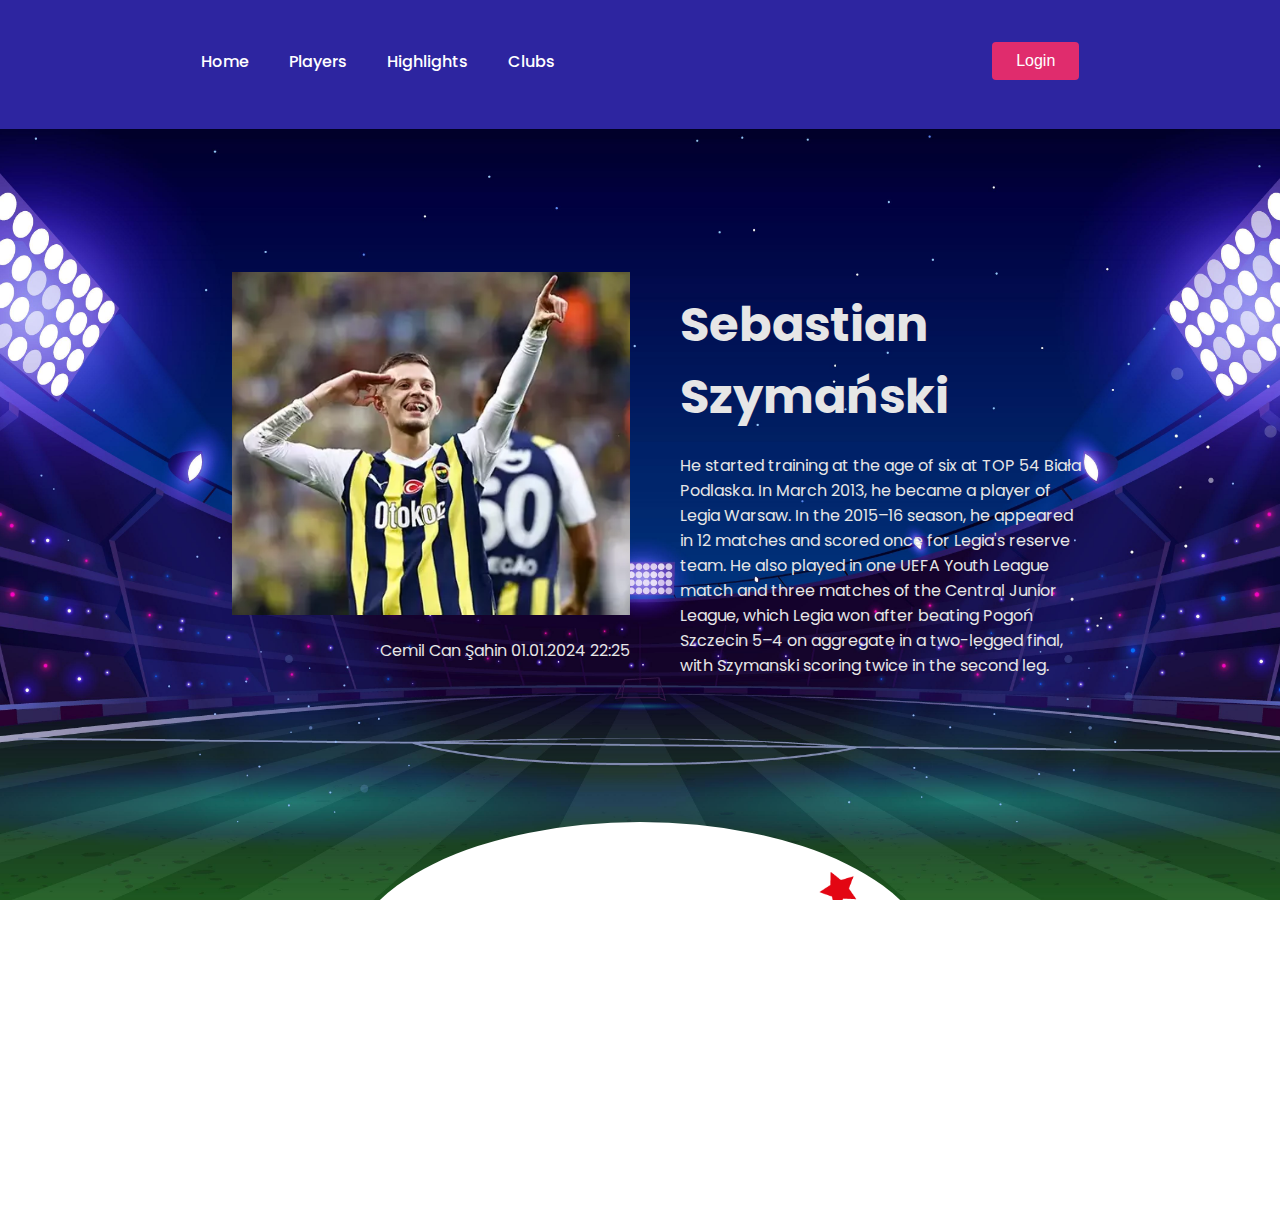
<file: pages/szymanski.html>
<!DOCTYPE html>
<html lang="en">

<head>
    <meta charset="UTF-8">
    <meta name="viewport" content="width=device-width, initial-scale=1.0">
    <title>Document</title>
    <link rel="stylesheet" href="../styles/footballer.css">
</head>

<body>
    <!-- Top Heading Part Starts-->
    <header>
        <section class="top-header">
            <!-- Top Navigation Starts -->
            <nav>
                <div class="menu-icon"><i class="fas fa-bars"></i></div>
                <div class="nav-links">
                    <a href="../index.html">Home</a>
                    <a href="../index.html#players">Players</a>
                    <a href="../index.html#highlights">Highlights</a>
                    <a href="../index.html#clubs">Clubs</a>
                </div>
                <span>
                    <button class="link-button" id="loginButton"><i class="fas fa-sign-in-alt"></i> Login</button>
                </span>
            </nav>
        </section>
    </header>

    <!-- Main Content Part Starts -->
    <main>
        <div class="footballer_img">
            <img src="../images/players/player-12.png" alt="">
            <div class="author">
                <p>Cemil Can Şahin 01.01.2024 22:25</p>
            </div>
        </div>
        <div>
            <h1>Sebastian Szymański
            </h1>
            <p>He started training at the age of six at TOP 54 Biała Podlaska. In March 2013, he became a player of 
                Legia Warsaw. In the 2015–16 season, he appeared in 12 matches and scored once for Legia's reserve team.
                 He also played in one UEFA Youth League match and three matches of the Central Junior League, which Legia 
                 won after beating Pogoń Szczecin 5–4 on aggregate in a two-legged final, with Szymanski scoring twice in 
                 the second leg.</p>
        </div>
    </main>

    <footer>
        <div>
            <img src="../images/main/Logo.png" alt="">
        </div>
    </footer>

    <!-- Login Popup Starts -->
    <div class="popup" id="popup-1">
        <div class="content">
            <div class="close-btn" id="close-btn">&times;</div>
            <h1>Log In</h1>
            <p>Please fill in this form to log in.</p>
            <form action="">
                <label for="email"><b>Email</b></label>
                <input type="text" placeholder="Enter Email" name="email" required>
                <label for="password"><b>Password</b></label>
                <input type="password" placeholder="Enter Password" name="password" required>
                <button type="submit" class="registerbtn">Log In</button>
            </form>
        </div>
    </div>

    <script src="../scripts/script.js"></script>
</body>

</html>
</file>
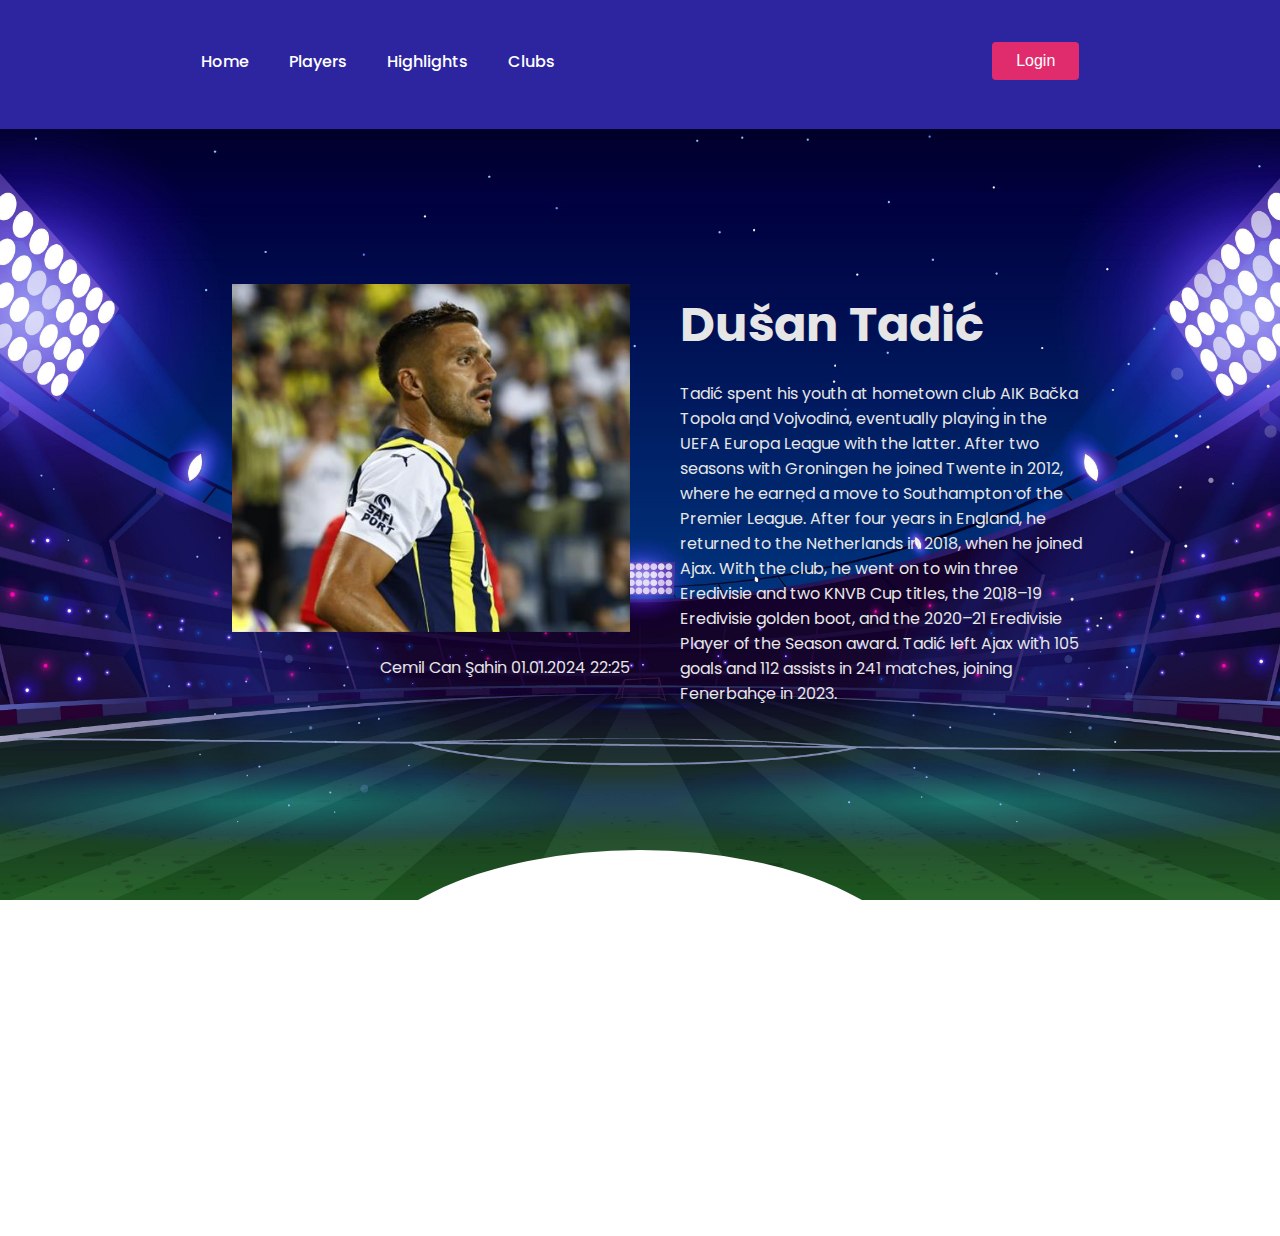
<file: pages/tadic.html>
<!DOCTYPE html>
<html lang="en">

<head>
    <meta charset="UTF-8">
    <meta name="viewport" content="width=device-width, initial-scale=1.0">
    <title>Document</title>
    <link rel="stylesheet" href="../styles/footballer.css">
</head>

<body>
    <!-- Top Heading Part Starts-->
    <header>
        <section class="top-header">
            <!-- Top Navigation Starts -->
            <nav>
                <div class="menu-icon"><i class="fas fa-bars"></i></div>
                <div class="nav-links">
                    <a href="../index.html">Home</a>
                    <a href="../index.html#players">Players</a>
                    <a href="../index.html#highlights">Highlights</a>
                    <a href="../index.html#clubs">Clubs</a>
                </div>
                <span>
                    <button class="link-button" id="loginButton"><i class="fas fa-sign-in-alt"></i> Login</button>
                </span>
            </nav>
        </section>
    </header>

    <!-- Main Content Part Starts -->
    <main>
        <div class="footballer_img">
            <img src="../images/players/player-1.png" alt="">
            <div class="author">
                <p>Cemil Can Şahin 01.01.2024 22:25</p>
            </div>
        </div>
        <div>
            <h1>Dušan Tadić</h1>
            <p>Tadić spent his youth at hometown club AIK Bačka Topola and Vojvodina, eventually playing in the
                 UEFA Europa League with the latter. After two seasons with Groningen he joined Twente in 2012, 
                 where he earned a move to Southampton of the Premier League. After four years in England, he 
                 returned to the Netherlands in 2018, when he joined Ajax. With the club, he went on to win three 
                 Eredivisie and two KNVB Cup titles, the 2018–19 Eredivisie golden boot, and the 2020–21 Eredivisie 
                 Player of the Season award. Tadić left Ajax with 105 goals and 112 assists in 241 matches, joining 
                 Fenerbahçe in 2023.</p>
        </div>
    </main>

    <footer>
        <div>
            <img src="../images/main/Logo.png" alt="">
        </div>
    </footer>

    <!-- Login Popup Starts -->
    <div class="popup" id="popup-1">
        <div class="content">
            <div class="close-btn" id="close-btn">&times;</div>
            <h1>Log In</h1>
            <p>Please fill in this form to log in.</p>
            <form action="">
                <label for="email"><b>Email</b></label>
                <input type="text" placeholder="Enter Email" name="email" required>
                <label for="password"><b>Password</b></label>
                <input type="password" placeholder="Enter Password" name="password" required>
                <button type="submit" class="registerbtn">Log In</button>
            </form>
        </div>
    </div>

    <script src="../scripts/script.js"></script>
</body>

</html>
</file>
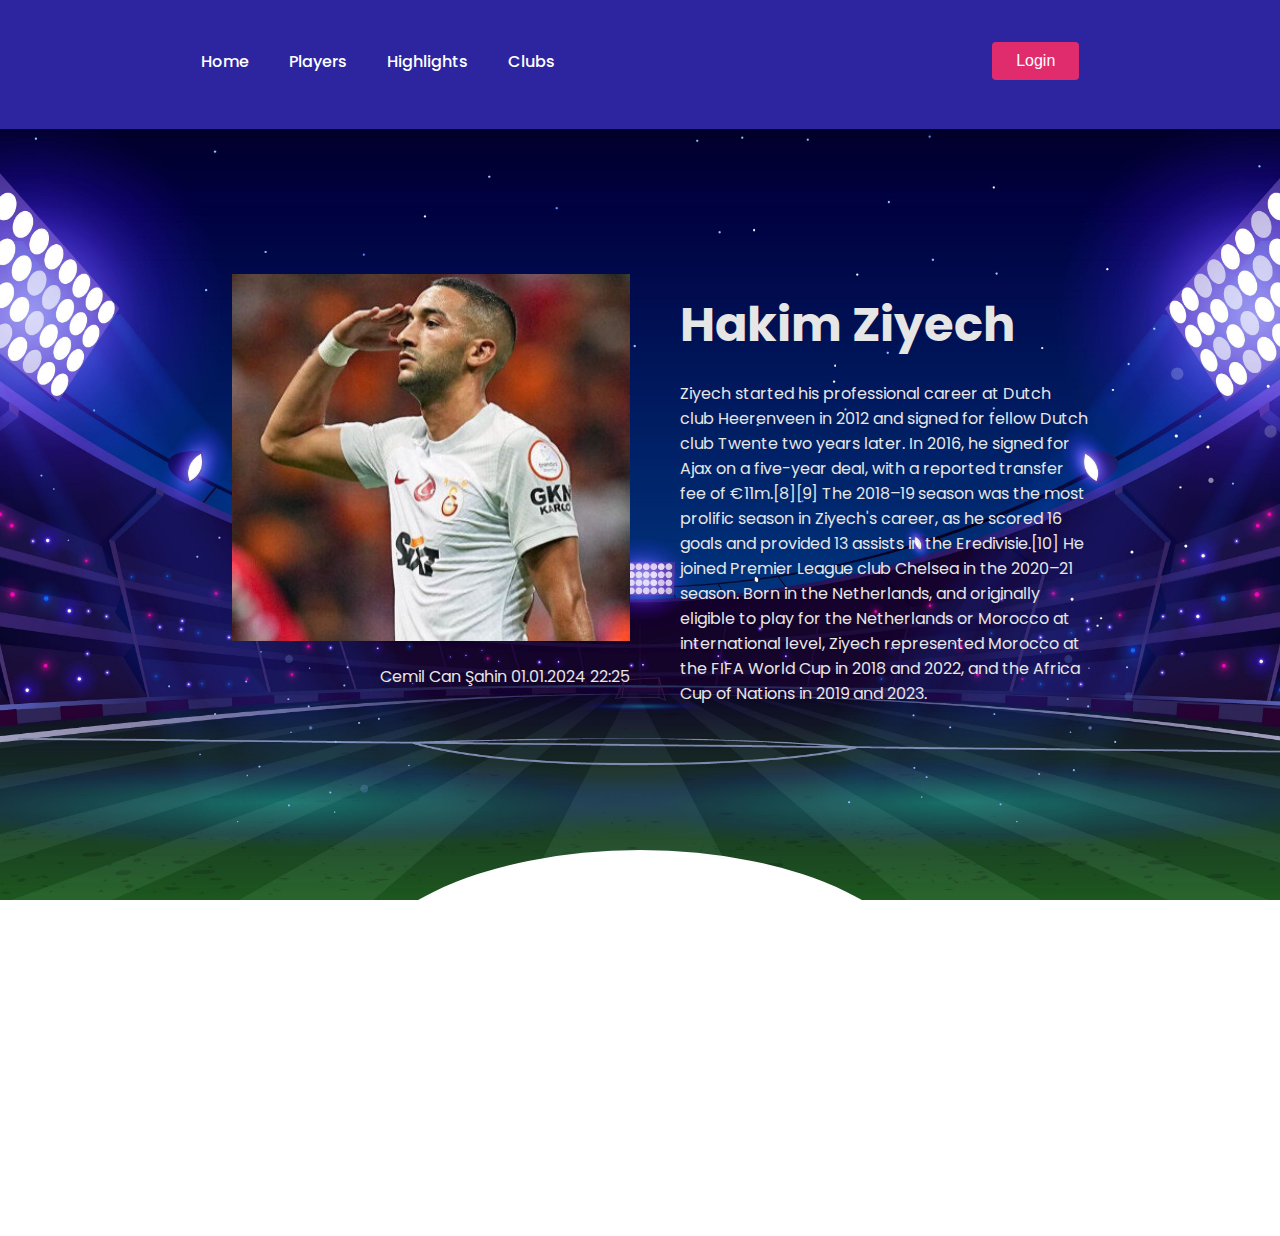
<file: pages/ziyech.html>
<!DOCTYPE html>
<html lang="en">

<head>
    <meta charset="UTF-8">
    <meta name="viewport" content="width=device-width, initial-scale=1.0">
    <title>Document</title>
    <link rel="stylesheet" href="../styles/footballer.css">
</head>

<body>
    <!-- Top Heading Part Starts-->
    <header>
        <section class="top-header">
            <!-- Top Navigation Starts -->
            <nav>
                <div class="menu-icon"><i class="fas fa-bars"></i></div>
                <div class="nav-links">
                    <a href="../index.html">Home</a>
                    <a href="../index.html#players">Players</a>
                    <a href="../index.html#highlights">Highlights</a>
                    <a href="../index.html#clubs">Clubs</a>
                </div>
                <span>
                    <button class="link-button" id="loginButton"><i class="fas fa-sign-in-alt"></i> Login</button>
                </span>
            </nav>
        </section>
    </header>

    <!-- Main Content Part Starts -->
    <main>
        <div class="footballer_img">
            <img src="../images/players/player-2.png" alt="">
            <div class="author">
                <p>Cemil Can Şahin 01.01.2024 22:25</p>
            </div>
        </div>
        <div>
            <h1>Hakim Ziyech
            </h1>
            <p>Ziyech started his professional career at Dutch club Heerenveen in 2012 and signed for fellow Dutch club 
                Twente two years later. In 2016, he signed for Ajax on a five-year deal, with a reported transfer fee of
                 €11m.[8][9] The 2018–19 season was the most prolific season in Ziyech's career, as he scored 16 goals and 
                 provided 13 assists in the Eredivisie.[10] He joined Premier League club Chelsea in the 2020–21 season.
                Born in the Netherlands, and originally eligible to play for the Netherlands or Morocco at international
                 level, Ziyech represented Morocco at the FIFA World Cup in 2018 and 2022, and the Africa Cup of Nations in
                  2019 and 2023.</p>
        </div>
    </main>

    <footer>
        <div>
            <img src="../images/main/Logo.png" alt="">
        </div>
    </footer>

    <!-- Login Popup Starts -->
    <div class="popup" id="popup-1">
        <div class="content">
            <div class="close-btn" id="close-btn">&times;</div>
            <h1>Log In</h1>
            <p>Please fill in this form to log in.</p>
            <form action="">
                <label for="email"><b>Email</b></label>
                <input type="text" placeholder="Enter Email" name="email" required>
                <label for="password"><b>Password</b></label>
                <input type="password" placeholder="Enter Password" name="password" required>
                <button type="submit" class="registerbtn">Log In</button>
            </form>
        </div>
    </div>

    <script src="../scripts/script.js"></script>
</body>

</html>
</file>
<file: styles/footballer.css>
@import url('https://fonts.googleapis.com/css2?family=Poppins:wght@500&display=swap');

html,
body {
    width: 100%;
    height: 100%;
    margin: 0px;
    padding: 0px;
    overflow-x: hidden;
}

body {
    font-family: 'Poppins', sans-serif;
    background: #FFFFFF;
    background-image: url('../images/main/background.jpg');
    background-repeat: no-repeat;
    background-size: cover;
    background-position: center;
}

h1 {
    font-size: 64px;
    font-weight: bold;
}

h2 {
    font-size: 48px;
    font-weight: bold;
}

h3 {
    font-weight: bold;
    font-size: 28px
}

p {
    font-size: 16px;
    font-weight: normal;
}

/* Top Header Styles Start*/
.top-header {
    background: #2D25A0;
}

/* Top Navigation Styles Start */
nav {
    padding-top: 42px;
    padding-bottom: 49px;
    display: flex;
    justify-content: space-around;
    align-items: center;
}

.menu-icon {
    display: none;
    color: white;
    font-size: 24px;
}

nav a {
    text-decoration: none;
    color: white;
    margin-right: 36px;
    font-weight: 500;
    font-size: 16px;
}

nav a:hover {
    text-decoration: underline;
}

nav button {
    background: #E02C6D;
    padding: 10px 24px;
    text-decoration: none;
    color: white;
    border: none;
    border-radius: 4px;
    font-size: 16px;
    font-weight: 500;
}

main {
    display: flex;
    padding: 10% 15%;
    align-items: center;
    color: #e6e6e6;
}

.footballer_img {
    width: 50%;
    padding-right: 10px;
    box-sizing: border-box;
}

.footballer_img .author {
    font-size: 16px;
    color: #e6e6e6;
    margin-bottom: 10px;
    text-align: right;
}

.footballer_img img {
    width: 100%;
    height: auto;
}

main>div {
    width: 50%;
    padding-left: 40px;
    box-sizing: border-box;
}

main>div h1 {
    font-size: 48px;
    font-weight: bold;
    margin-bottom: 20px;
}

footer {
    display: flex;
    flex-direction: column;
    justify-content: space-between;
    align-items: center;
    margin-bottom: 100px;
}

footer div {
    background-color: white;
    border: transparent;
    border-radius: 100%;
    padding: 50px;
}

footer div img {
    width: 483.87px;
}

.popup {
    position: fixed;
    top: 0;
    left: 0;
    width: 100%;
    height: 100vh;
    /* background-color: rgba(0, 0, 0, 0.5); */
    display: none;
    place-items: center;
    z-index: 1;
    background-color: rgba(0, 0, 0, 0.8);
}

.popup .content {
    width: 500px;
    height: fit-content;
    background-color: white;
    border-radius: 10px;
    padding: 20px;
    position: relative;
}

.popup .content .close-btn {
    position: absolute;
    top: 25px;
    right: 50px;
    font-size: 30px;
    cursor: pointer;
}

.popup .content .close-btn:hover {
    color: #ff005d;
}

.popup .content h1 {
    font-size: 24px;
    font-weight: 600;
    margin-bottom: 10px;
}

.popup .content p {
    font-size: 16px;
    color: #6c6c6c;
    margin-bottom: 20px;
}

.popup .content form {
    display: flex;
    flex-direction: column;
}

.popup .content form label {
    font-size: 16px;
    color: #6c6c6c;
    margin-bottom: 10px;
}

.popup .content form input {
    width: auto;
    padding: 12px 16px;
    margin-bottom: 20px;
    border: 1px solid #6c6c6c;
    border-radius: 9px;
}

.popup .content form input:focus {
    outline: none;
    border-color: #ff005d;
}

.popup .content .registerbtn {
    background-color: #ff005d;
    color: white;
    border: none;
    cursor: pointer;
    padding: 15px;
    border-radius: 5px;
    font-size: 16px;
    font-weight: 600;
}

.popup .content .registerbtn:hover {
    background-color: #e02c6d;
}
</file>
